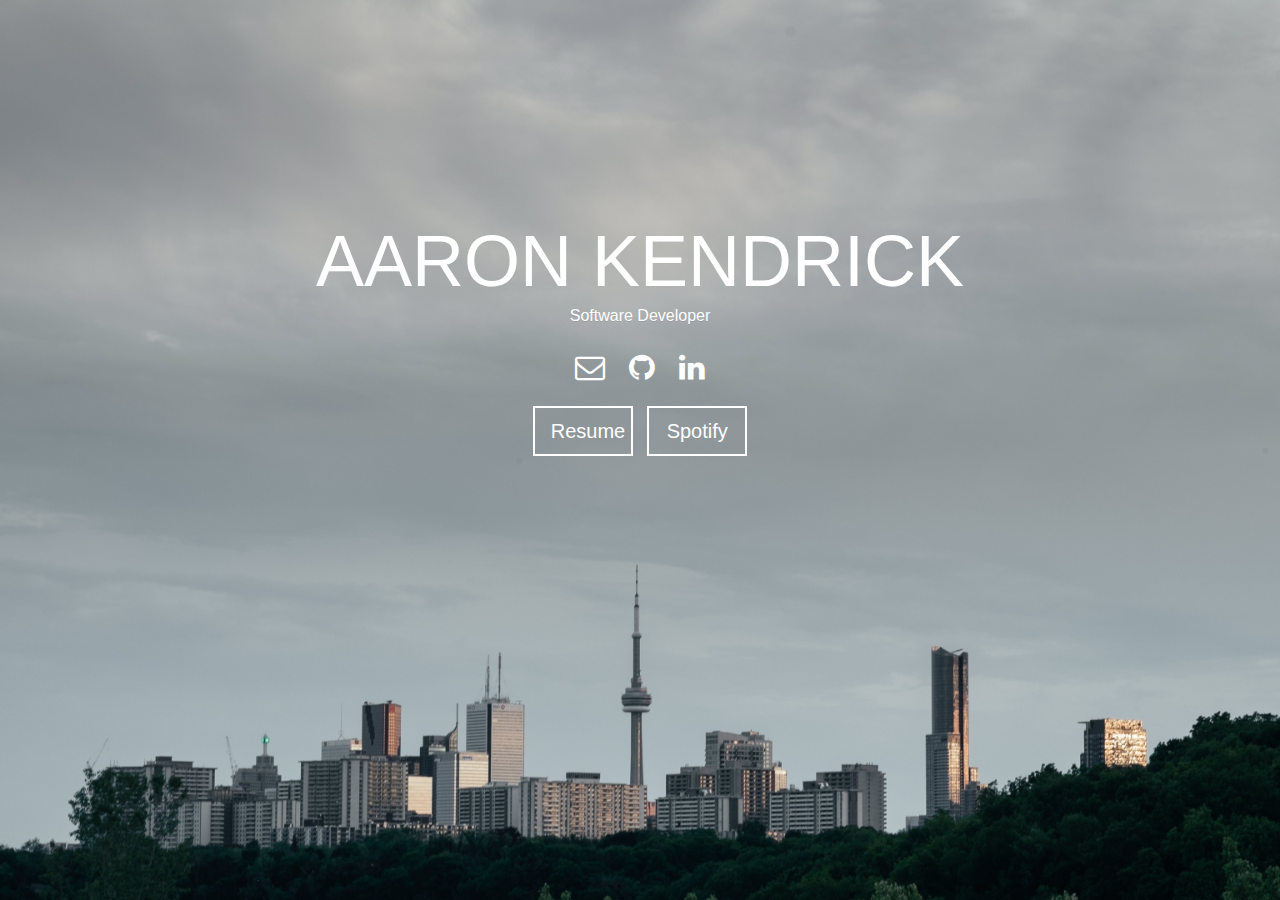
<file: index.html>
<!doctype html>
<html lang="en">

<head>
  <link rel="stylesheet" href="http://fonts.googleapis.com/css?family=Raleway:100,200,300,400" type="text/css" />
  <link rel="stylesheet" type="text/css" href="https://maxcdn.bootstrapcdn.com/font-awesome/4.7.0/css/font-awesome.min.css" media="all" />
  <link rel="stylesheet" type="text/css" href="https://stackpath.bootstrapcdn.com/bootstrap/4.3.1/css/bootstrap.min.css" media="all" />
  <link rel="stylesheet" href="main.css" type="text/css" />
  <title>Aaron Kendrick | Software Developer</title>
</head>

<body>
  <div class="main">
    <div>
      <div class="col-lg-12">
        <h1>Aaron Kendrick</h1>
        <p>Software Developer</p>
        <div class="sm-icons">
          <a href="mailto:agkendrick1@gmail.com" target="_blank">
            <span class="fa fa-envelope-o fa-2x" aria-hidden="true"></span>
          </a>
          <a href="https://github.com/agkendrick" target="_blank">
            <span class="fa fa-github fa-2x" aria-hidden="true"></span>
          </a>
          <a href="https://www.linkedin.com/in/aaron-kendrick" target="_blank">
            <span class="fa fa-linkedin fa-2x" aria-hidden="true"></span>
          </a>
        </div>
        <a href="assets/images/resume.pdf" target="_blank" class="header-button btn btn-lg">
          Resume
        </a>
        <a href="https://agkendrick.github.io/Spotify/" target="_blank" class="header-button btn btn-lg">
          Spotify
        </a>
      </div>
    </div>
  </div>
</body>

</html>
</file>
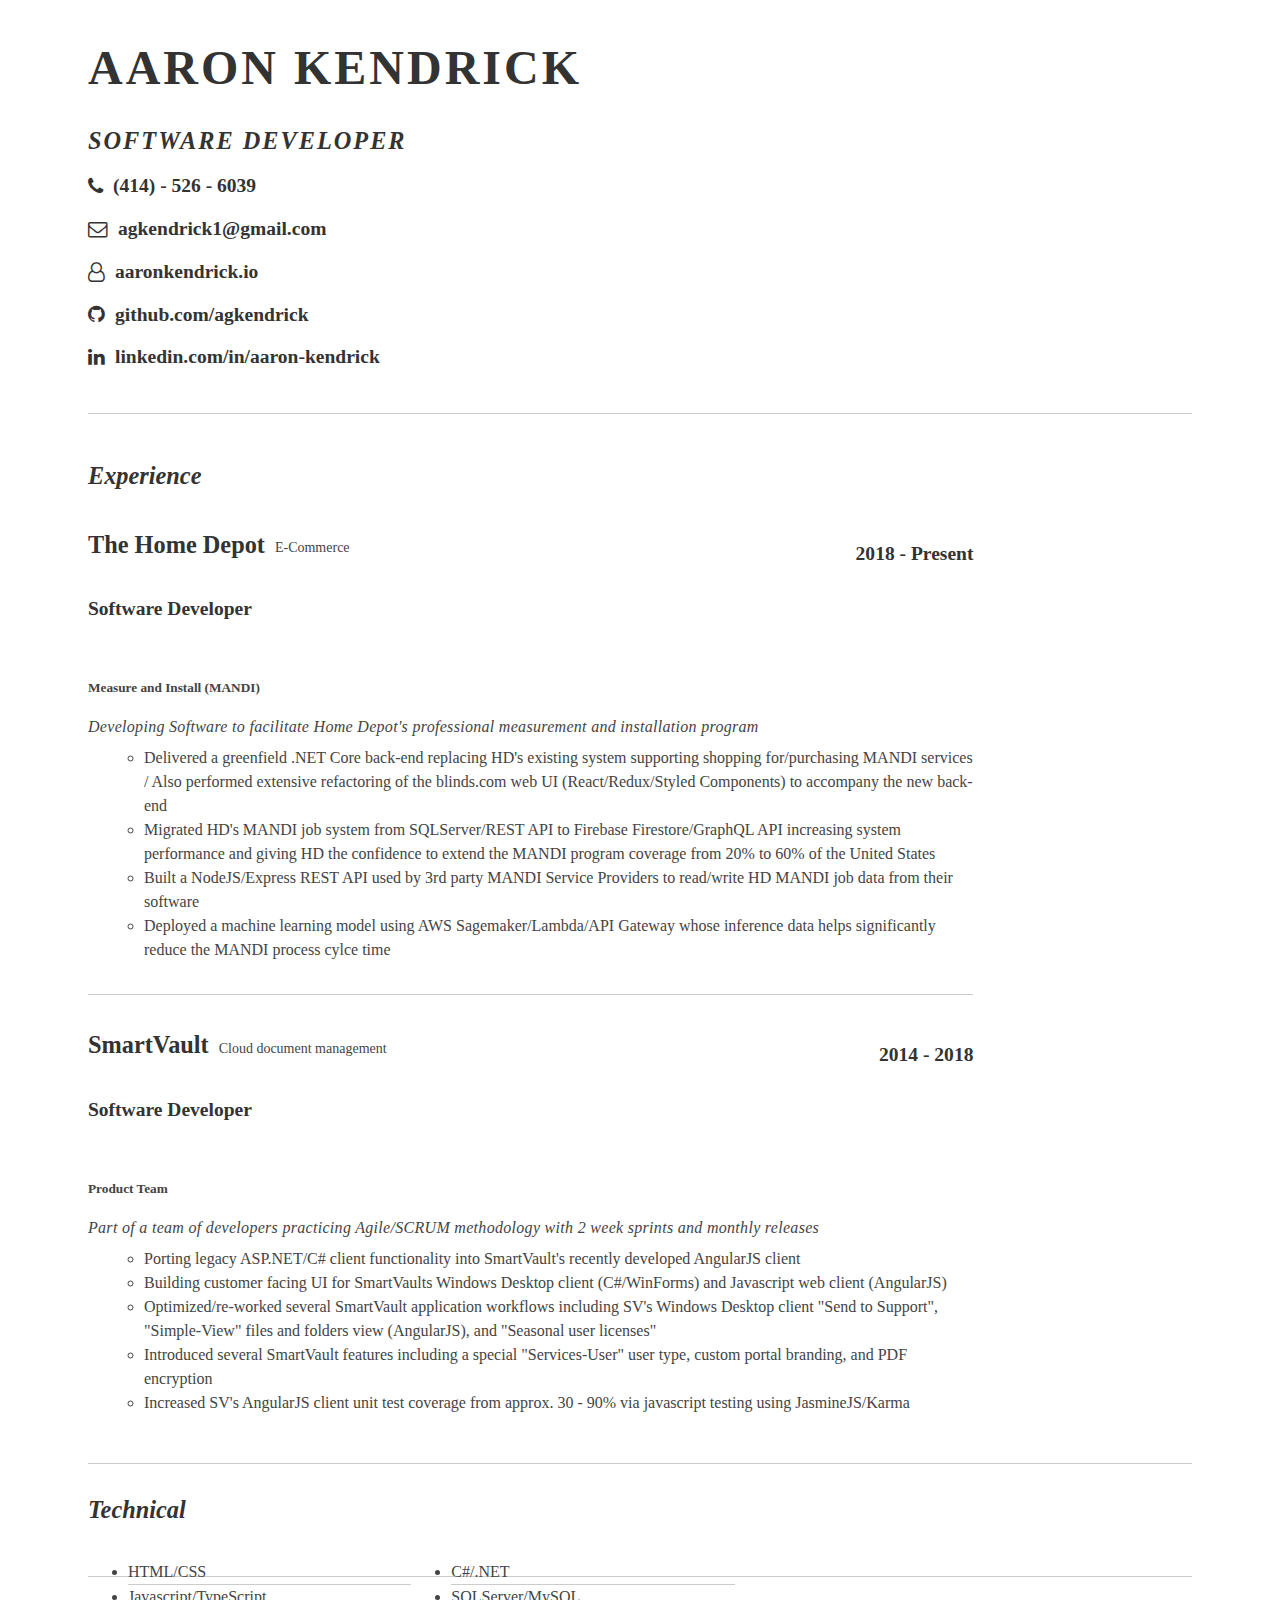
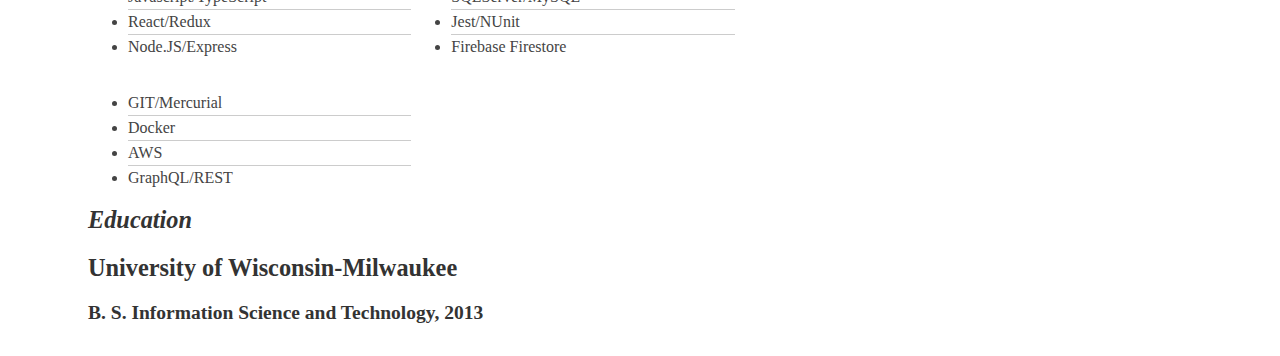
<file: 9_19_resume.html>
<!DOCTYPE html PUBLIC "-//W3C//DTD XHTML 1.0 Strict//EN" "http://www.w3.org/TR/xhtml1/DTD/xhtml1-strict.dtd">
<html>
<head>

	<title>Aaron Kendrick | Software Developer | agkendrick1@gmail.com</title>
	<meta http-equiv="content-type" content="text/html; charset=utf-8" />

	<meta name="keywords" content="" />
	<meta name="description" content="" />

	<link rel="stylesheet" type="text/css" href="http://yui.yahooapis.com/2.7.0/build/reset-fonts-grids/reset-fonts-grids.css" media="all" />
	<link rel="stylesheet" type="text/css" href="resume.css" media="all" />
	<link rel="stylesheet" type="text/css" href="https://maxcdn.bootstrapcdn.com/font-awesome/4.7.0/css/font-awesome.min.css" media="all" />

</head>
<body>

<div id="doc2" class="yui-t7">
	<div id="inner">

		<div id="hd">
			<div class="yui-gc">
				<div class="yui-u first">
					<h1>Aaron Kendrick</h1>
					<h2>Software Developer</h2>
				</div> 
				<div class="yui-u">
					<div class="contact-info">
						<!-- <h3><a id="pdf" href="#">Download PDF</a></h3> -->
						<h3><span class="fa fa-phone"></span>(414) - 526 - 6039</h3>
						<h3><span class="fa fa-envelope-o"></span>agkendrick1@gmail.com</h3>
						<h3><span class="fa fa-user-o"></span>aaronkendrick.io</h3>
						<h3><span class="fa fa-github"></span>github.com/agkendrick</h3>
						<h3><span class="fa fa-linkedin"></span>linkedin.com/in/aaron-kendrick</h3>
						<!--<h3>Houston, TX</h3>-->
				</div>
					</div><!--// .contact-info -->
			</div><!--// .yui-gc -->
		</div><!--// hd -->

		<div id="bd">
			<div id="yui-main">
				<div class="yui-b">

					<!--<div class="yui-gf">
						<div class="yui-u first">
							<h2>Profile</h2>
						</div>
						<div class="yui-u">
							<p class="enlarge">
								Software Developer with experience developing, testing, and deploying web and desktop applications.  Great problem solving and critical thinking skills. Good knowledge of object-oriented programming, data structures/algorithms, and common design patterns.  Passionate about learning new things and sharing what I know with others.  My objective is to find a challenging position where I can contribute to delivering world class solutions.
							</p>
						</div> 
					</div><!--// .yui-gf -->

					<div class="yui-gf">

						<div class="yui-u first">
							<h2>Experience</h2>
						</div><!--// .yui-u -->

						<div class="yui-u">

							<div class="job">
								<h2 id="sv">The Home Depot</h2><span>E-Commerce</span>
								<h3>Software Developer</h3>
								<h4>2018 - Present</h4>
								<br />
								<h5><b>Measure and Install (MANDI)</b></h5>
								<i>Developing Software to facilitate Home Depot's professional measurement and installation program</i>
								<!-- <br></br> -->
								<ul>
									<li>Delivered a greenfield .NET Core back-end replacing HD's existing system supporting shopping for/purchasing MANDI services / Also
										performed extensive refactoring of the blinds.com web UI (React/Redux/Styled Components) to accompany the new back-end
									</li>
									<li>Migrated HD's MANDI job system from SQLServer/REST API to Firebase Firestore/GraphQL API increasing system performance and giving HD the 
										confidence to extend the MANDI program coverage from 20% to 60% of the United States</li>
									<li>Built a NodeJS/Express REST API used by 3rd party MANDI Service Providers to read/write HD MANDI job data from their software</li>
									<li>Deployed a machine learning model using AWS Sagemaker/Lambda/API Gateway whose inference data helps significantly reduce the MANDI process cylce time</li>
								</ul>
							</div>

							<div class="job last">
								<h2 id="sv">SmartVault</h2><span>Cloud document management</span>
								<h3>Software Developer</h3>
								<h4>2014 - 2018</h4>
								<br />
								<h5><b>Product Team</b></h5>
								<i>Part of a team of developers practicing Agile/SCRUM methodology with 2 week sprints and monthly releases</i>
								<!-- <br></br> -->
								<ul>
									<li>Porting legacy ASP.NET/C# client functionality into SmartVault's recently developed AngularJS client</li>
									<li>Building customer facing UI for SmartVaults Windows Desktop client (C#/WinForms) and Javascript web client (AngularJS)</li>
									<li>Optimized/re-worked several SmartVault application workflows including SV's Windows Desktop client "Send to Support", "Simple-View" files and folders view (AngularJS), and "Seasonal user licenses"</li>
									<li>Introduced several SmartVault features including a special "Services-User" user type, custom portal branding, and PDF encryption</li>
									<li>Increased SV's AngularJS client unit test coverage from approx. 30 - 90% via javascript testing using  JasmineJS/Karma</li>
								</ul>
								
							</div>

						</div><!--// .yui-u -->
					</div><!--// .yui-gf -->

					<div id="tech" class="yui-gf">
						<div class="yui-u first">
							<h2>Technical</h2>
						</div>
						<div class="yui-u">
							<ul class="talent">
								<li>HTML/CSS</li>
								<li>Javascript/TypeScript</li>
								<li>React/Redux</li>
								<li class="last">Node.JS/Express</li>
							</ul>

							<ul class="talent">
								<li>C#/.NET</li>
								<li>SQLServer/MySQL</li>
								<li>Jest/NUnit</li>
								<li class="last">Firebase Firestore</li>
							</ul>

							<ul class="talent">
								<li>GIT/Mercurial</li>
								<li>Docker</li>
								<li>AWS</li>
								<li class="last">GraphQL/REST</li>
							</ul>
						</div>
					</div>

					<div class="yui-gf last">
						<div class="yui-u first">
							<h2>Education</h2>
						</div>
						<div class="yui-u">
							<h2>University of Wisconsin-Milwaukee</h2>
							<h3>B. S. Information Science and Technology, 2013</h3>
						</div>
					</div>

				</div><!--// .yui-b -->
			</div><!--// yui-main -->
		</div><!--// bd -->

	</div><!-- // inner -->

</div><!--// doc -->


</body>
</html>
</file>
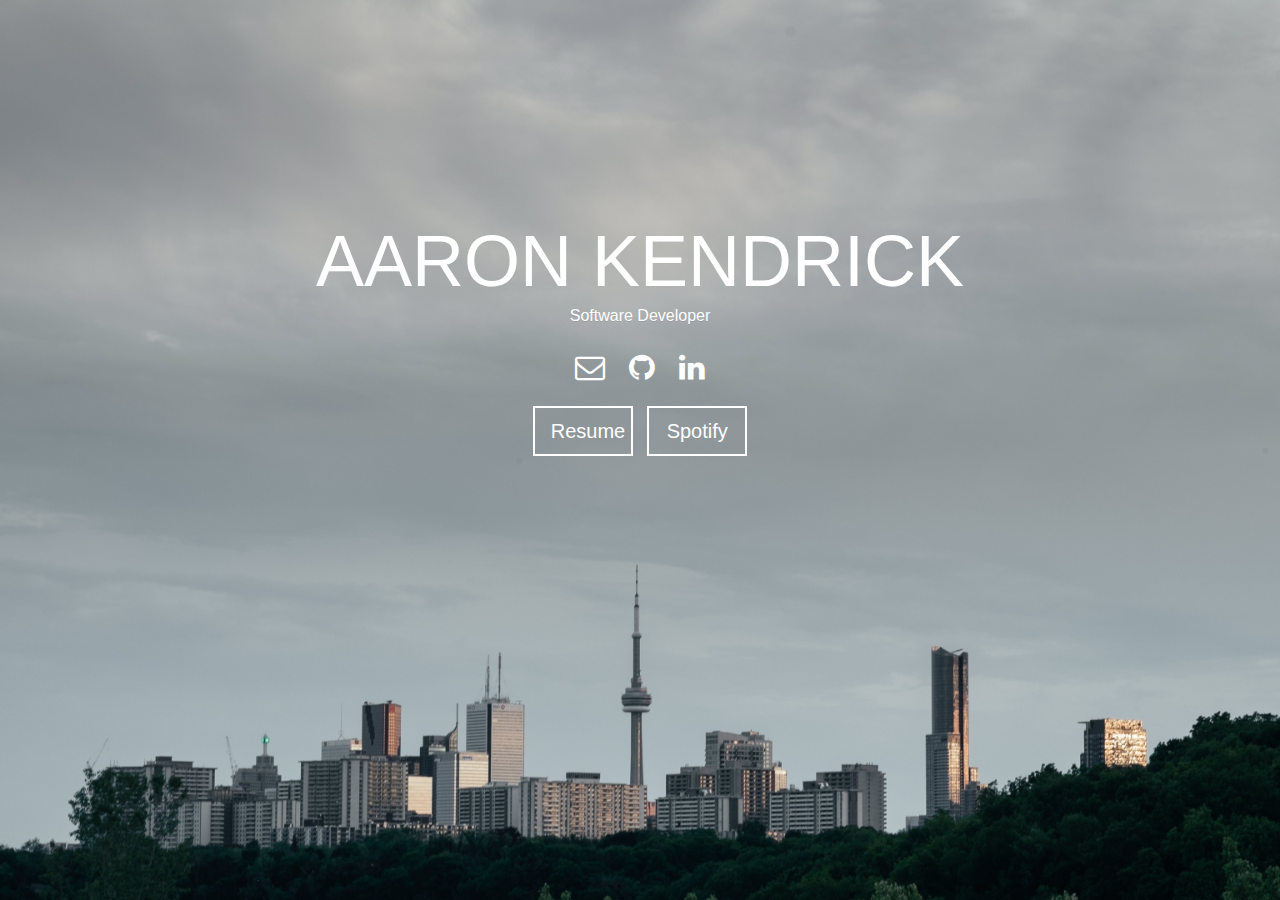
<file: main.html>
<!doctype html>
<html lang="en">

<head>
  <link rel="stylesheet" href="http://fonts.googleapis.com/css?family=Raleway:100,200,300,400" type="text/css" />
  <link rel="stylesheet" type="text/css" href="https://maxcdn.bootstrapcdn.com/font-awesome/4.7.0/css/font-awesome.min.css" media="all" />
  <link rel="stylesheet" type="text/css" href="https://stackpath.bootstrapcdn.com/bootstrap/4.3.1/css/bootstrap.min.css" media="all" />
  <link rel="stylesheet" href="main.css" type="text/css" />
  <title>Aaron Kendrick | Software Developer</title>
</head>

<body>
  <div class="main">
    <div class="row">
      <div class="col-lg-12">
        <h1>Aaron Kendrick</h1>
        <p>Software Developer</p>
        <div class="sm-icons">
          <a href="mailto:agkendrick1@gmail.com" target="_blank">
            <span class="fa fa-envelope-o fa-2x" aria-hidden="true"></span>
          </a>
          <a href="https://github.com/agkendrick" target="_blank">
            <span class="fa fa-github fa-2x" aria-hidden="true"></span>
          </a>
          <a href="https://www.linkedin.com/in/aaron-kendrick" target="_blank">
            <span class="fa fa-linkedin fa-2x" aria-hidden="true"></span>
          </a>
        </div>
        <a href="assets/images/resume.pdf" target="_blank" class="header-button btn btn-lg">
          Resume
        </a>
        <a href="https://agkendrick.github.io/Spotify/" target="_blank" class="header-button btn btn-lg">
          Spotify
        </a>
      </div>
    </div>
  </div>
</body>

</html>
</file>
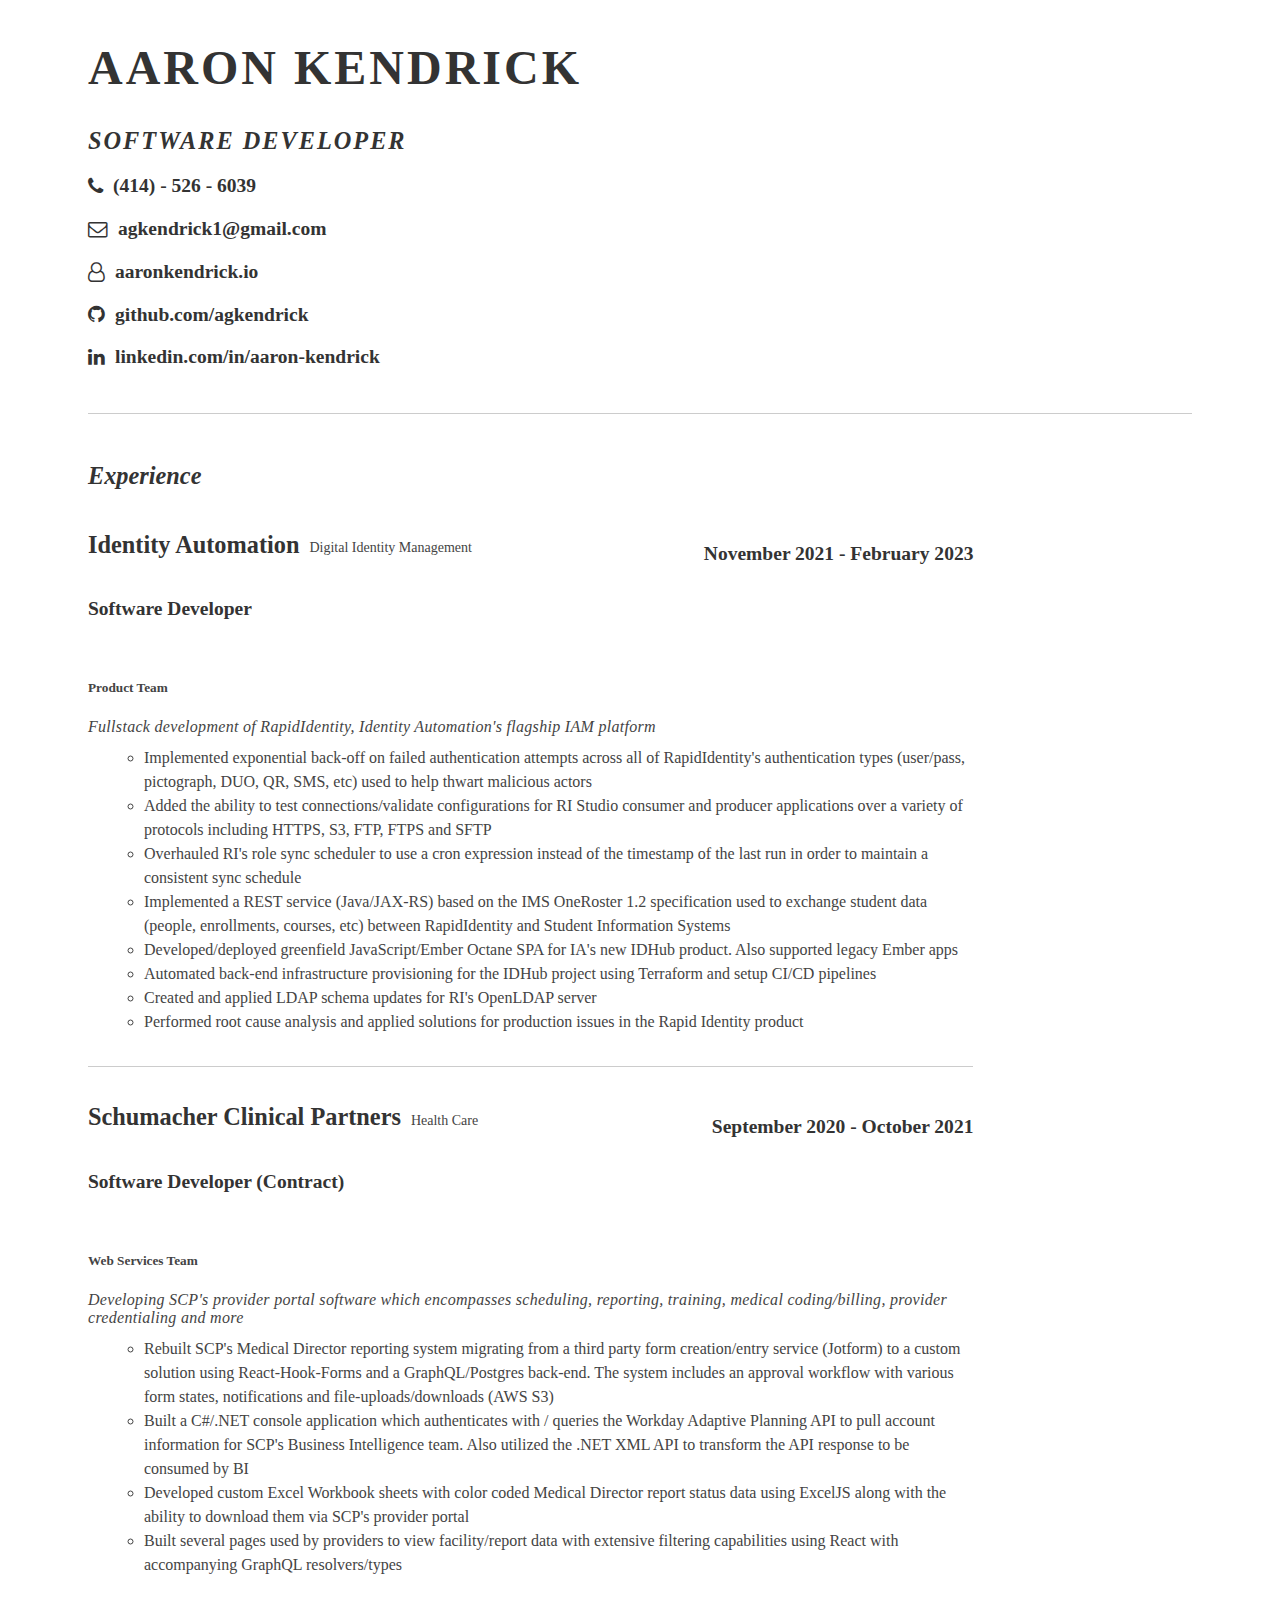
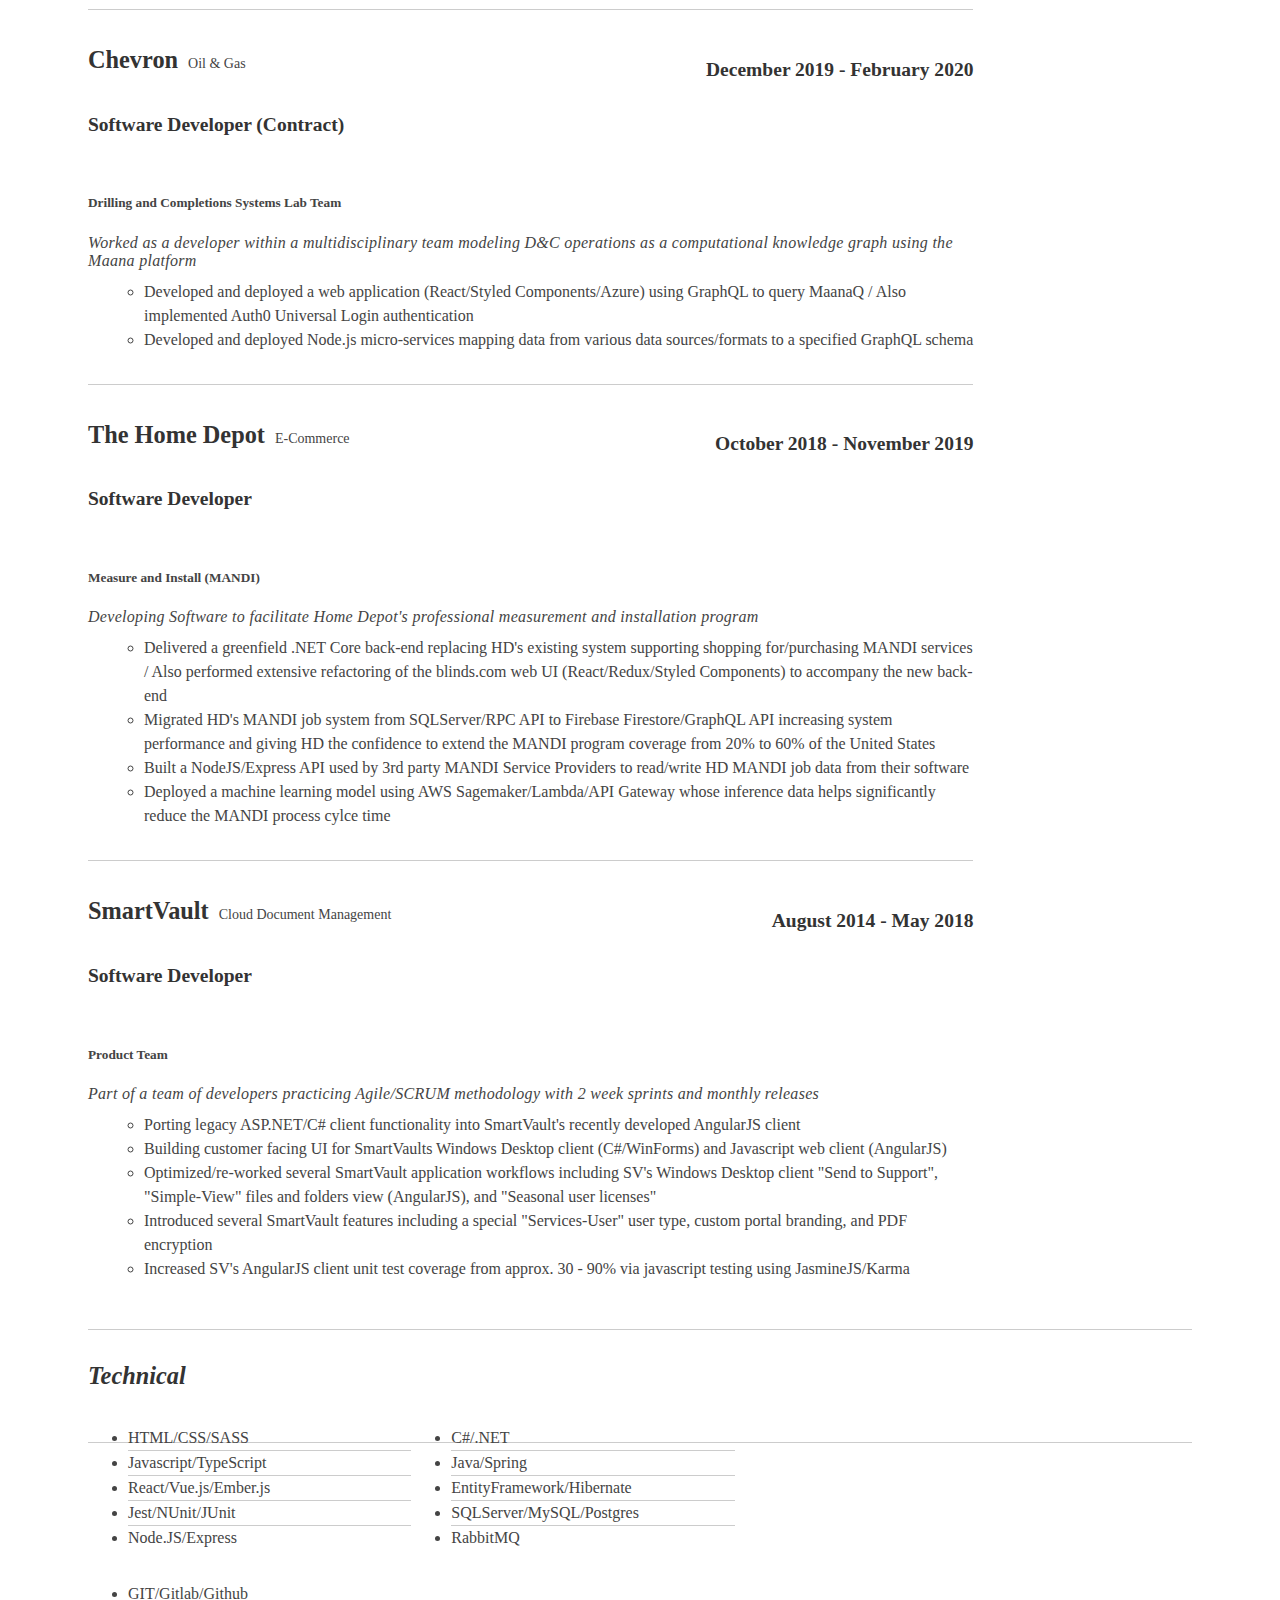
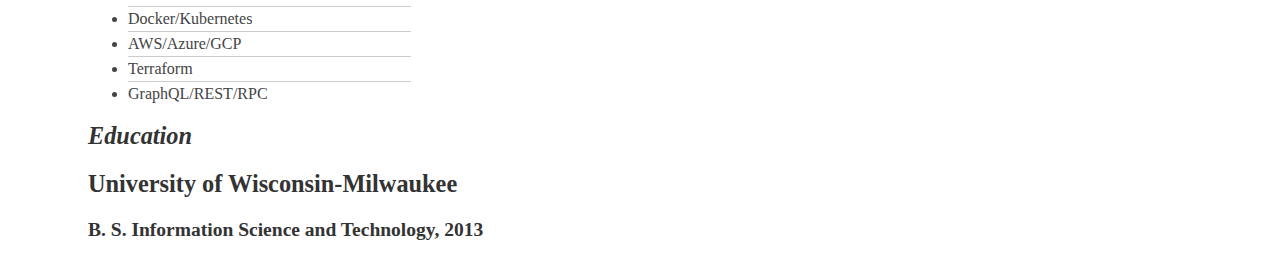
<file: resume.html>
<!DOCTYPE html PUBLIC "-//W3C//DTD XHTML 1.0 Strict//EN" "http://www.w3.org/TR/xhtml1/DTD/xhtml1-strict.dtd">
<html>
<head>

	<title>Aaron Kendrick | Software Developer | agkendrick1@gmail.com</title>
	<meta http-equiv="content-type" content="text/html; charset=utf-8" />

	<meta name="keywords" content="" />
	<meta name="description" content="" />

	<link rel="stylesheet" type="text/css" href="http://yui.yahooapis.com/2.7.0/build/reset-fonts-grids/reset-fonts-grids.css" media="all" />
	<link rel="stylesheet" type="text/css" href="resume.css" media="all" />
	<link rel="stylesheet" type="text/css" href="https://maxcdn.bootstrapcdn.com/font-awesome/4.7.0/css/font-awesome.min.css" media="all" />

</head>
<body>

<div id="doc2" class="yui-t7">
	<div id="inner">

		<div id="hd">
			<div class="yui-gc">
				<div class="yui-u first">
					<h1>Aaron Kendrick</h1>
					<h2>Software Developer</h2>
				</div> 
				<div class="yui-u">
					<div class="contact-info">
						<!-- <h3><a id="pdf" href="#">Download PDF</a></h3> -->
						<h3><span class="fa fa-phone"></span>(414) - 526 - 6039</h3>
						<h3><span class="fa fa-envelope-o"></span>agkendrick1@gmail.com</h3>
						<h3><span class="fa fa-user-o"></span>aaronkendrick.io</h3>
						<h3><span class="fa fa-github"></span>github.com/agkendrick</h3>
						<h3><span class="fa fa-linkedin"></span>linkedin.com/in/aaron-kendrick</h3>
						<!--<h3>Houston, TX</h3>-->
				</div>
					</div><!--// .contact-info -->
			</div><!--// .yui-gc -->
		</div><!--// hd -->

		<div id="bd">
			<div id="yui-main">
				<div class="yui-b">

					<div class="yui-gf">

						<div class="yui-u first">
							<h2>Experience</h2>
						</div><!--// .yui-u -->

						<div class="yui-u">

							<div class="job">
								<h2 id="sv">Identity Automation</h2><span>Digital Identity Management</span>
								<h3>Software Developer</h3>
								<h4>November 2021 - February 2023</h4>
								<br />
								<h5><b>Product Team</b></h5>
								<i>Fullstack development of RapidIdentity, Identity Automation's flagship IAM platform</i>
								<!-- <br></br> -->
								<ul>
									<li>Implemented exponential back-off on failed authentication attempts across all of RapidIdentity's authentication types (user/pass, pictograph, DUO, QR, SMS, etc) used to help thwart malicious actors</li>
									<li>Added the ability to test connections/validate configurations for RI Studio consumer and producer applications over a variety of protocols including HTTPS, S3, FTP, FTPS and SFTP</li>
									<li>Overhauled RI's role sync scheduler to use a cron expression instead of the timestamp of the last run in order to maintain a consistent sync schedule</li>
									<li>Implemented a REST service (Java/JAX-RS) based on the IMS OneRoster 1.2 specification used to exchange student data (people, enrollments, courses, etc) between RapidIdentity and Student Information Systems</li>
									<li>Developed/deployed greenfield JavaScript/Ember Octane SPA for IA's new IDHub product.  Also supported legacy Ember apps</li>
									<li>Automated back-end infrastructure provisioning for the IDHub project using Terraform and setup CI/CD pipelines</li>
									<li>Created and applied LDAP schema updates for RI's OpenLDAP server</li>
									<li>Performed root cause analysis and applied solutions for production issues in the Rapid Identity product</li>
								</ul>
							</div>

							<div class="job">
								<h2 id="sv">Schumacher Clinical Partners</h2><span>Health Care</span>
								<h3>Software Developer (Contract)</h3>
								<h4>September 2020 - October 2021</h4>
								<br />
								<h5><b>Web Services Team</b></h5>
								<i>Developing SCP's provider portal software which encompasses scheduling, reporting, training, medical coding/billing, provider credentialing and more</i>
								<!-- <br></br> -->
								<ul>
									<li>Rebuilt SCP's Medical Director reporting system migrating from a third party form creation/entry service (Jotform) to a custom solution using React-Hook-Forms and a GraphQL/Postgres back-end.  The system includes an approval workflow with various form states, notifications and file-uploads/downloads (AWS S3)</li>
									<li>Built a C#/.NET console application which authenticates with / queries the Workday Adaptive Planning API to pull account information for SCP's Business Intelligence team.  Also utilized the .NET XML API to transform the API response to be consumed by BI</li>
									<li>Developed custom Excel Workbook sheets with color coded Medical Director report status data using ExcelJS along with the ability to download them via SCP's provider portal</li>
									<li>Built several pages used by providers to view facility/report data with extensive filtering capabilities using React with accompanying GraphQL resolvers/types</li>
								</ul>
							</div>
							
							<div class="job">
								<h2 id="sv">Chevron</h2><span>Oil & Gas</span>
								<h3>Software Developer (Contract)</h3>
								<h4>December 2019 - February 2020</h4>
								<br />
								<h5><b>Drilling and Completions Systems Lab Team</b></h5>
								<i>Worked as a developer within a multidisciplinary team modeling D&C operations as a computational knowledge graph using the Maana platform
								</i>
								<!-- <br></br> -->
								<ul>
									<li>Developed and deployed a web application (React/Styled Components/Azure) using GraphQL to query MaanaQ / 
										Also implemented Auth0 Universal Login authentication
									</li>
									<li>Developed and deployed Node.js micro-services mapping data from various data sources/formats to a specified GraphQL schema</li>
								</ul>
							</div>

							<div class="job">
								<h2 id="sv">The Home Depot</h2><span>E-Commerce</span>
								<h3>Software Developer</h3>
								<h4>October 2018 - November 2019</h4>
								<br />
								<h5><b>Measure and Install (MANDI)</b></h5>
								<i>Developing Software to facilitate Home Depot's professional measurement and installation program</i>
								<!-- <br></br> -->
								<ul>
									<li>Delivered a greenfield .NET Core back-end replacing HD's existing system supporting shopping for/purchasing MANDI services / Also
										performed extensive refactoring of the blinds.com web UI (React/Redux/Styled Components) to accompany the new back-end
									</li>
									<li>Migrated HD's MANDI job system from SQLServer/RPC API to Firebase Firestore/GraphQL API increasing system performance and giving HD the 
										confidence to extend the MANDI program coverage from 20% to 60% of the United States</li>
									<li>Built a NodeJS/Express API used by 3rd party MANDI Service Providers to read/write HD MANDI job data from their software</li>
									<li>Deployed a machine learning model using AWS Sagemaker/Lambda/API Gateway whose inference data helps significantly reduce the MANDI process cylce time</li>
								</ul>
							</div>

							<div class="job last">
								<h2 id="sv">SmartVault</h2><span>Cloud Document Management</span>
								<h3>Software Developer</h3>
								<h4>August 2014 - May 2018</h4>
								<br />
								<h5><b>Product Team</b></h5>
								<i>Part of a team of developers practicing Agile/SCRUM methodology with 2 week sprints and monthly releases</i>
								<!-- <br></br> -->
								<ul>
									<li>Porting legacy ASP.NET/C# client functionality into SmartVault's recently developed AngularJS client</li>
									<li>Building customer facing UI for SmartVaults Windows Desktop client (C#/WinForms) and Javascript web client (AngularJS)</li>
									<li>Optimized/re-worked several SmartVault application workflows including SV's Windows Desktop client "Send to Support", "Simple-View" files and folders view (AngularJS), and "Seasonal user licenses"</li>
									<li>Introduced several SmartVault features including a special "Services-User" user type, custom portal branding, and PDF encryption</li>
									<li>Increased SV's AngularJS client unit test coverage from approx. 30 - 90% via javascript testing using  JasmineJS/Karma</li>
								</ul>
								
							</div>

						</div><!--// .yui-u -->
					</div><!--// .yui-gf -->

					<div id="tech" class="yui-gf">
						<div class="yui-u first">
							<h2>Technical</h2>
						</div>
						<div class="yui-u">
							<ul class="talent">
								<li>HTML/CSS/SASS</li>
								<li>Javascript/TypeScript</li>
								<li>React/Vue.js/Ember.js</li>
								<li>Jest/NUnit/JUnit</li>
								<li class="last">Node.JS/Express</li>
							</ul>

							<ul class="talent">
								<li>C#/.NET</li>
								<li>Java/Spring</li>
								<li>EntityFramework/Hibernate</li>
								<li>SQLServer/MySQL/Postgres</li>
								<li class="last">RabbitMQ</li>
							</ul>

							<ul class="talent">
								<li>GIT/Gitlab/Github</li>
								<li>Docker/Kubernetes</li>
								<li>AWS/Azure/GCP</li>
								<li>Terraform</li>
								<li class="last">GraphQL/REST/RPC</li>
							</ul>
						</div>
					</div>

					<div class="yui-gf last">
						<div class="yui-u first">
							<h2>Education</h2>
						</div>
						<div class="yui-u">
							<h2>University of Wisconsin-Milwaukee</h2>
							<h3>B. S. Information Science and Technology, 2013</h3>
						</div>
					</div>

				</div><!--// .yui-b -->
			</div><!--// yui-main -->
		</div><!--// bd -->

	</div><!-- // inner -->

</div><!--// doc -->


</body>
</html>
</file>
<file: main.css>
body {
  background: url("assets/images/bg2.jpg") no-repeat center center fixed;
  -webkit-background-size: cover;
  -moz-background-size: cover;
  -o-background-size: cover;
  background-size: cover;
}

a.btn:focus {
  box-shadow: none;
}

.main {
  text-align: center;
  vertical-align: middle;
  margin-top: 17%;
}

.main .sm-icons {
  font-size: 15px;
  padding-bottom: 10px;
}

.main .sm-icons a {
  color: white;
}

.main .sm-icons a:hover, .main .sm-icons a:focus {
  text-decoration: none;
}

.main .sm-icons a:hover .fa-envelope-o, .main .sm-icons a:focus .fa-envelope-o {
  color: #ffa930;
}

.main .sm-icons a:hover .fa-linkedin, .main .sm-icons a:focus .fa-linkedin {
  color: #0976b4;;
}

.main .sm-icons a:hover .fa-github, .main .sm-icons a:focus .fa-github {
  color: #6cc644;
}
.main .sm-icons span {
  padding: 14px 10px;
}

.main .header-button {
  border-radius: 0;
  border-width: 2px;
  border-color: #fff;
  color: #fff;
  background-color: transparent;
  margin: 0px 5px;
  font-weight: 300;
  width: 100px;
}

.main .header-button:hover {
  background-color: white;
  color: black;
}

.main p {
  color: #fff;
  font-weight: 300;
  font-size: 16px;
  margin: 0 0 10px;
  text-shadow: 0 1px 0 rgba(0, 0, 0, 0.1);
}

.main h1 {
  margin: 0;
  padding: 0;
  font-size: 4.5em;
  font-weight: 100;
  color: #fff;
  text-transform: uppercase;
}
</file>
<file: resume.css>
/*
---------------------------------------------------------------------------------
	STRIPPED DOWN RESUME TEMPLATE
    html resume

    v0.9: 5/28/09

    design and code by: thingsthatarebrown.com
                        (matt brown)
---------------------------------------------------------------------------------
*/


.msg { padding: 10px; background: #222; position: relative; }
.msg h1 { color: #fff;  }
.msg a { margin-left: 20px; background: #408814; color: white; padding: 4px 8px; text-decoration: none; }
.msg a:hover { background: #266400; }

/* //-- yui-grids style overrides -- */
body { font-family: Georgia; color: #444; }
#inner { padding: 0px 80px; margin: 0px auto;} /* border: solid #666; border-width: 6px 0 2px 0; */
.yui-gf { margin-bottom: 2em; border-bottom: 1px solid #ccc; }

/* //-- header, body, footer -- */
#hd { margin: 2.5em 0 3em 0; padding-bottom: 1.5em; border-bottom: 1px solid #ccc }
#hd h2 { text-transform: uppercase; letter-spacing: 2px; }
#bd, #ft { margin-bottom: 2em; }

/* //-- footer -- */
#ft { padding: 1em 0 5em 0; font-size: 92%; border-top: 1px solid #ccc; text-align: center; }
#ft p { margin-bottom: 0; text-align: center;   }

/* //-- core typography and style -- */
#hd h1 { font-size: 48px; text-transform: uppercase; letter-spacing: 3px; }
h2 { font-size: 152% }
h3, h4 { font-size: 122%; }
h1, h2, h3, h4 { color: #333; }
p { font-size: 100%; line-height: 18px; padding-right: 3em; }
a { color: #990003 }
a:hover { text-decoration: none; }
strong { font-weight: bold; }
.talent li { line-height: 24px; border-bottom: 1px solid #ccc; }
p.enlarge { font-size: 144%; padding-right: 6.5em; line-height: 24px; }
p.enlarge span { color: #000 }
.contact-info { margin-top: 7px; }
.contact-info span {
    margin-right: 10px;
    vertical-align: middle;
    margin-bottom: 2px;
}
.first h2 { font-style: italic; }
.talent .last { border-bottom: none; }
.yui-b .last { border-bottom: none; }

#tech {
    padding-bottom: 2em;
}
/* //-- section styles -- */

a#pdf { display: block; float: left; background: #666; color: white; padding: 6px 50px 6px 12px; margin-bottom: 6px; text-decoration: none;  }
a#pdf:hover { background: #222; }

.job { position: relative; margin-bottom: 1em; padding-bottom: 1em; border-bottom: 1px solid #ccc; }
.job h4 { position: absolute; top: 0.35em; right: 0 }
.job p { margin: 0.75em 0 3em 0; }

/* .last { border: none; } */
.skills-list {  }
.skills-list ul { margin: 0; }
.skills-list li { margin: 3px 0; padding: 3px 0; }
.skills-list li span { font-size: 152%; display: block; margin-bottom: -2px; padding: 0 }
.talent { width: 32%; float: left }
.talent h2 { margin-bottom: 6px; }

#srt-ttab { margin-bottom: 100px; text-align: center;  }
#srt-ttab img.last { margin-top: 20px }

/* --// override to force 1/8th width grids -- */
.yui-gf .yui-u{width:80.2%;}
.yui-gf div.first{width:12.3%;}

.job li {
    list-style: circle;
    line-height: 24px;
    font-size: 16px;
}
 .job ul {
    margin-top: 10px;
 }

.job ul{
	margin-left: 16px;
}

.job i {
    font-size: 16px;
    letter-spacing: .3px;
}
.job span {
    /*font-style: italic;*/
    font-size: 14px;
}
#sv {
    display: inline-block;
    margin-right: 10px;
}
</file>
